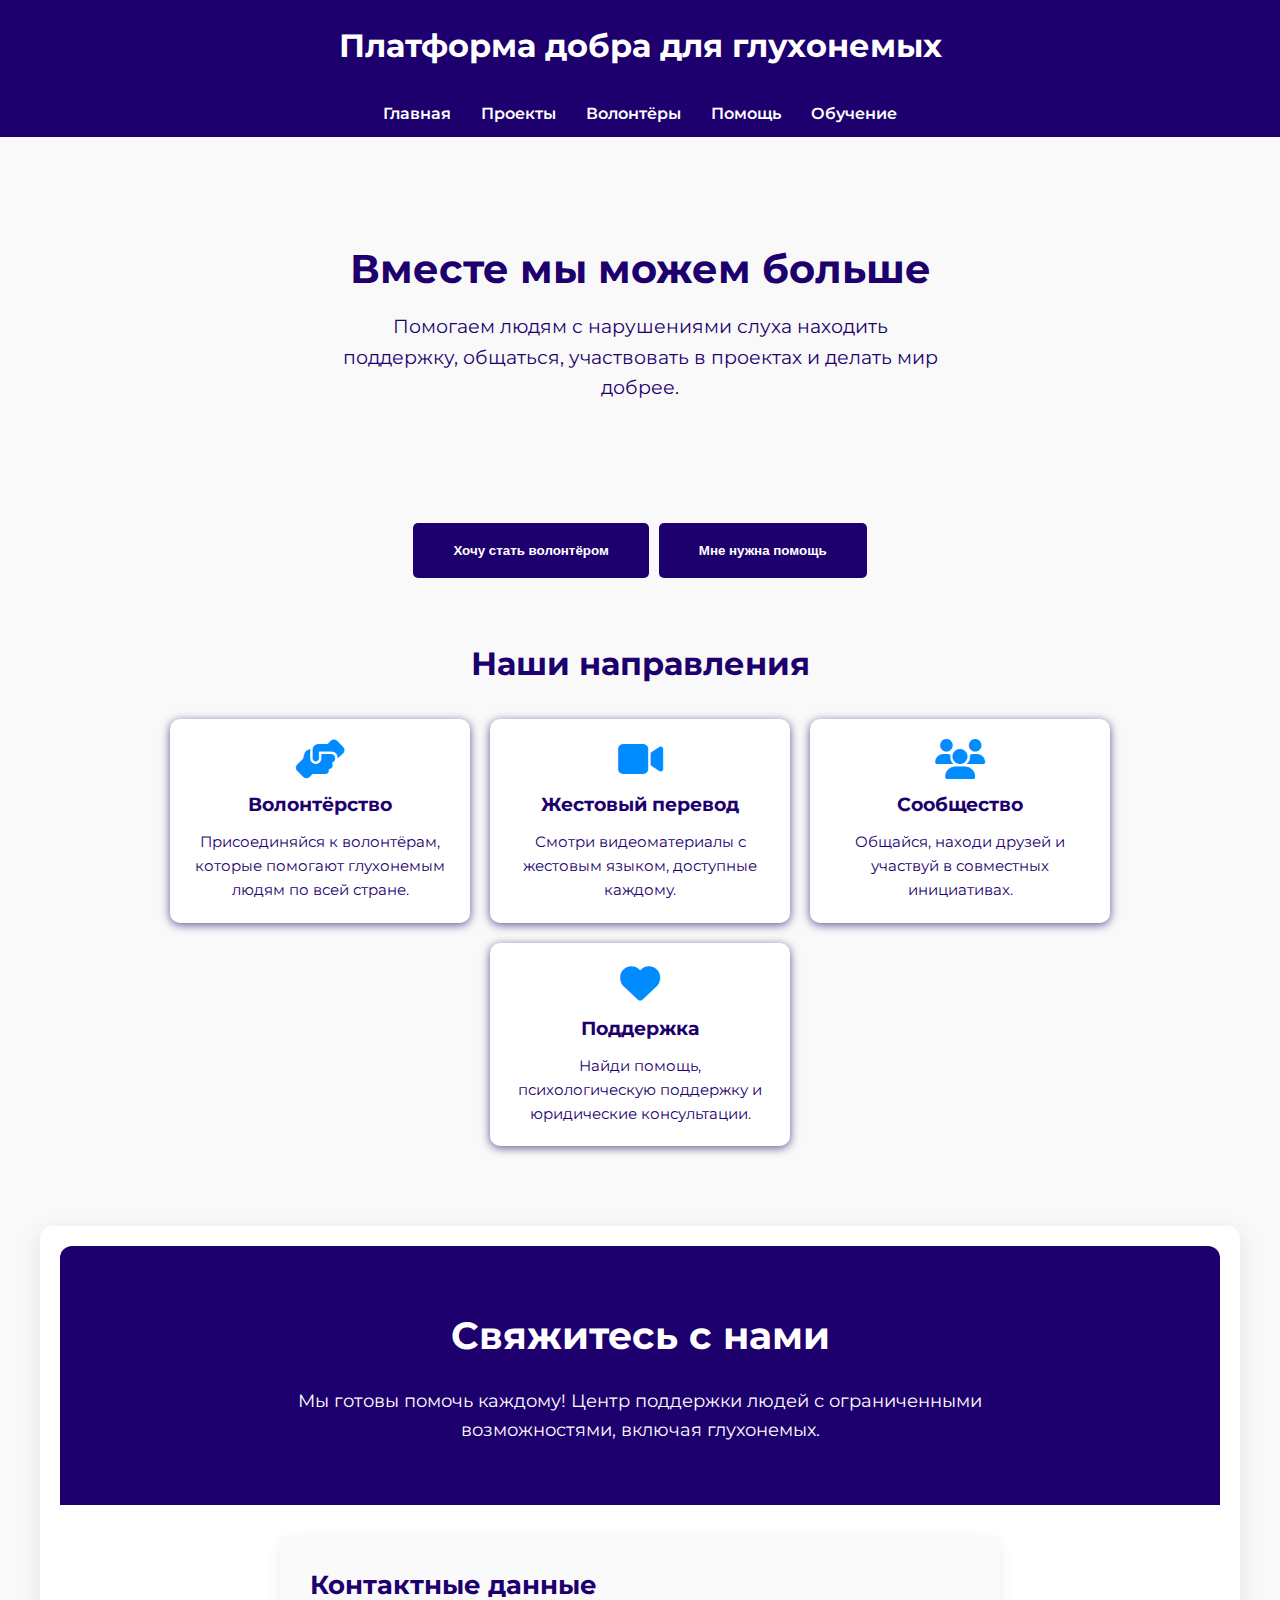
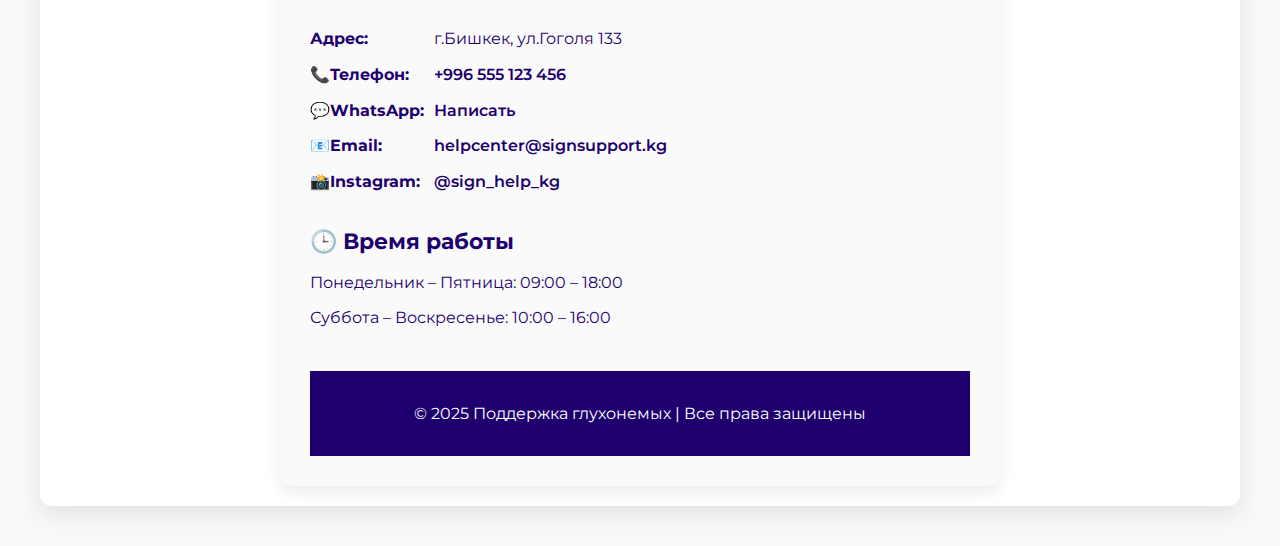
<file: src/index.html>
<!DOCTYPE html>
<html lang="ru">
<head>
  <meta charset="UTF-8" />
  <meta name="viewport" content="width=device-width, initial-scale=1.0"/>
  <title>Платформа добра для глухонемых</title>
  <link href="https://fonts.googleapis.com/css2?family=Montserrat:wght@400;700&display=swap" rel="stylesheet">
  <link rel="stylesheet" href="https://cdnjs.cloudflare.com/ajax/libs/font-awesome/6.5.0/css/all.min.css">

  <style>
    * {
      box-sizing: border-box;
      margin: 0;
      padding: 0;
    }

    body {
      font-family: 'Montserrat', sans-serif;
      background-color: #f9f9f9;
      color: rgb(29, 0, 110);
      line-height: 1.6;
    }

    header {
      background-color: rgb(29, 0, 110);
      padding: 20px;
      color: white;
      text-align: center;
    }

    header h1 {
      font-size: 2rem;
    }

    nav {
      background-color: rgb(29, 0, 110);
      display: flex;
      justify-content: center;
      flex-wrap: wrap;
      padding: 10px 0;
    }

    nav a {
      color: white;
      margin: 0 15px;
      text-decoration: none;
      font-weight: 600;
    }

    nav a:hover {
      text-decoration: underline;
    }

    .hero {
      background: url('https://images.unsplash.com/photo-1589820296151-d0b71b4a3e4d?ixlib=rb-4.0.3&auto=format&fit=crop&w=1470&q=80') center/cover no-repeat;
      color: rgb(29, 0, 110);
      text-align: center;
      padding: 100px 20px;
    }

    .hero h2 {
      font-size: 2.5rem;
      margin-bottom: 10px;
    }

    .hero p {
      font-size: 1.2rem;
      max-width: 600px;
      margin: 0 auto;
    }

    .header-buttons {
      display: flex;
      justify-content: center;
      gap: 10px;
      flex-wrap: wrap;
      margin: 20px 0;
    }

    .header-button {
      background-color: #1d006e;
      color: white;
      font-weight: 600;
      padding: 10px 20px;
      border: none;
      border-radius: 5px;
      cursor: pointer;
      transition: background-color 0.3s ease;
    }

    .header-button:hover {
      background-color: #0890a9;
    }
    .header-button a {
  display: inline-block;
  background-color: #1d006e;
  color: white;
  font-weight: 600;
  padding: 10px 20px;
  border-radius: 5px;
  text-decoration: none;
  transition: background-color 0.3s ease;
}

.header-button a:hover {
  background-color: #0890a9;
}

    .section {
      padding: 40px 20px;
      max-width: 1200px;
      margin: auto;
    }

    .section h3 {
      text-align: center;
      font-size: 2rem;
      margin-bottom: 30px;
    }

    .cards {
      display: flex;
      flex-wrap: wrap;
      gap: 20px;
      justify-content: center;
    }

    .card {
      background-color: white;
      border-radius: 10px;
      box-shadow: 0 2px 10px rgba(34, 0, 98, 0.671);
      padding: 20px;
      max-width: 300px;
      text-align: center;
      transition: transform 0.3s;
    }

    .card:hover {
      transform: translateY(-5px);
    }

    .card i {
      font-size: 40px;
      color: #008cff;
      margin-bottom: 10px;
    }

    .card h4 {
      font-size: 1.2rem;
      margin-bottom: 10px;
    }

    .card p {
      font-size: 0.95rem;
    }

    .contact-page {
      background-color: #fff;
      max-width: 1200px;
      margin: 40px auto;
      padding: 20px;
      border-radius: 12px;
      box-shadow: 0 8px 24px rgba(0, 0, 0, 0.1);
    }

    .contact-header {
      background-color: #1d006e;
      color: white;
      text-align: center;
      padding: 60px 20px;
      border-radius: 12px 12px 0 0;
    }

    .contact-header h1 {
      font-size: 38px;
      margin-bottom: 20px;
    }

    .contact-header p {
      font-size: 18px;
      max-width: 700px;
      margin: 0 auto;
    }

    .contact-content {
      display: flex;
      flex-direction: column;
      align-items: center;
      gap: 30px;
      margin-top: 30px;
    }

    .contact-info {
      background-color: #fafafa;
      padding: 30px;
      border-radius: 12px;
      box-shadow: 0 6px 16px rgba(0, 0, 0, 0.08);
      width: 100%;
      max-width: 720px;
    }
    .contact-info h2 {
      font-size: 26px;
      margin-bottom: 20px;
    }

    .contact-info p {
      margin: 10px 0;
    }

    .contact-info p strong {
      display: inline-block;
      min-width: 120px;
    }

    .contact-info a {
      color: #1d006e;
      font-weight: 600;
      text-decoration: none;
    }
    .contact-info a:hover {
      text-decoration: underline;
    }

    .working-hours {
      margin-top: 30px;
    }

    .working-hours h3 {
      font-size: 22px;
      margin-bottom: 10px;
    }

    .contact-map iframe {
      width: 100%;
      height: 450px;
      border: none;
      border-radius: 12px;
      margin-top: 20px;
    }

    .contact-footer {
      background-color: #1d006e;
      color: white;
      text-align: center;
      padding: 20px;
      border-radius: 0 0 12px 12px;
      margin-top: 40px;
    }

    footer {
      background-color: rgb(29, 0, 110);
      color: white;
      text-align: center;
      padding: 20px;
      margin-top: 40px;
    }

    @media (max-width: 768px) {
      .hero h2 {
        font-size: 2rem;
      }

      .cards {
        flex-direction: column;
        align-items: center;
      }

      .contact-header h1 {
        font-size: 28px;
      }

      .contact-header p,
      .contact-info p {
        font-size: 15px;
      }

      .contact-map iframe {
        height: 300px;
      }
    }

    @media (prefers-color-scheme: dark) {
      body {
        background-color: #fbf9f9;
        
      }

      .contact-page,
      .contact-info {
        background-color: #fdfbfb;
      }

      .contact-header,
      .contact-footer {
        background-color: 1d006e;
      }

      .contact-info a {
        color: 1d006e;
      }

      .contact-info a:hover {
        color: #dabfff;
      }
    }
  </style>
</head>

<body>

  <header>
    <h1>Платформа добра для глухонемых</h1>
  </header>

  <nav>
    <a href="home.html">Главная</a>
    <a href="products.html">Проекты</a>
    <a href="volunteer.html">Волонтёры</a>
    <a href="donate.html">Помощь</a>
    <a href="Education.html">Обучение</a>
  </nav>

  <section class="hero">
    <h2>Вместе мы можем больше</h2>
    <p>Помогаем людям с нарушениями слуха находить поддержку, общаться, участвовать в проектах и делать мир добрее.</p>
  </section>

  <div class="header-buttons">
    <button class="header-button volunteer"><a href="volun.html">Хочу стать волонтёром</a></button>
    <button class="header-button help"><a href="volon.html">Мне нужна помощь</a></button>
  </div>

  <section class="section">
    <h3>Наши направления</h3>
    <div class="cards">
      <div class="card">
        <i class="fas fa-hands-helping"></i>
        <h4>Волонтёрство</h4>
        <p>Присоединяйся к волонтёрам, которые помогают глухонемым людям по всей стране.</p>
      </div>
      <div class="card">
        <i class="fas fa-video"></i>
        <h4>Жестовый перевод</h4>
        <p>Смотри видеоматериалы с жестовым языком, доступные каждому.</p>
      </div>
      <div class="card">
        <i class="fas fa-users"></i>
        <h4>Сообщество</h4>
        <p>Общайся, находи друзей и участвуй в совместных инициативах.</p>
      </div>
      <div class="card">
        <i class="fas fa-heart"></i>
        <h4>Поддержка</h4>
        <p>Найди помощь, психологическую поддержку и юридические консультации.</p>  
      </div>
    </div>
  </section>

  <div class="contact-page">
    <header class="contact-header">
      <h1>Свяжитесь с нами</h1>
      <p>Мы готовы помочь каждому! Центр поддержки людей с ограниченными возможностями, включая глухонемых.</p>
    </header>
    <div class="contact-content">
      <section class="contact-info">
        <h2>Контактные данные</h2>
        <p><strong>Адрес:</strong> г.Бишкек, ул.Гоголя 133</p>
        <p><strong>📞Телефон:</strong> <a href="tel:+996555123456">+996 555 123 456</a></p>
        <p><strong>💬WhatsApp:</strong> <a href="https://wa.me/996555123456" target="_blank">Написать</a></p>
        <p><strong>📧Email:</strong> <a href="mailto:helpcenter@signsupport.kg">helpcenter@signsupport.kg</a></p>
        <p><strong>📸Instagram:</strong> <a href="https://instagram.com/sign_help_kg" target="_blank">@sign_help_kg</a></p>

        <div class="working-hours">
          <h3>🕒 Время работы</h3>
          <p>Понедельник – Пятница: 09:00 – 18:00</p>
          <p>Суббота – Воскресенье: 10:00 – 16:00</p>
        </div>
        <footer class="learning-footer">
          <p>© 2025 Поддержка глухонемых | Все права защищены</p>
        </footer>
      </section>
</file>
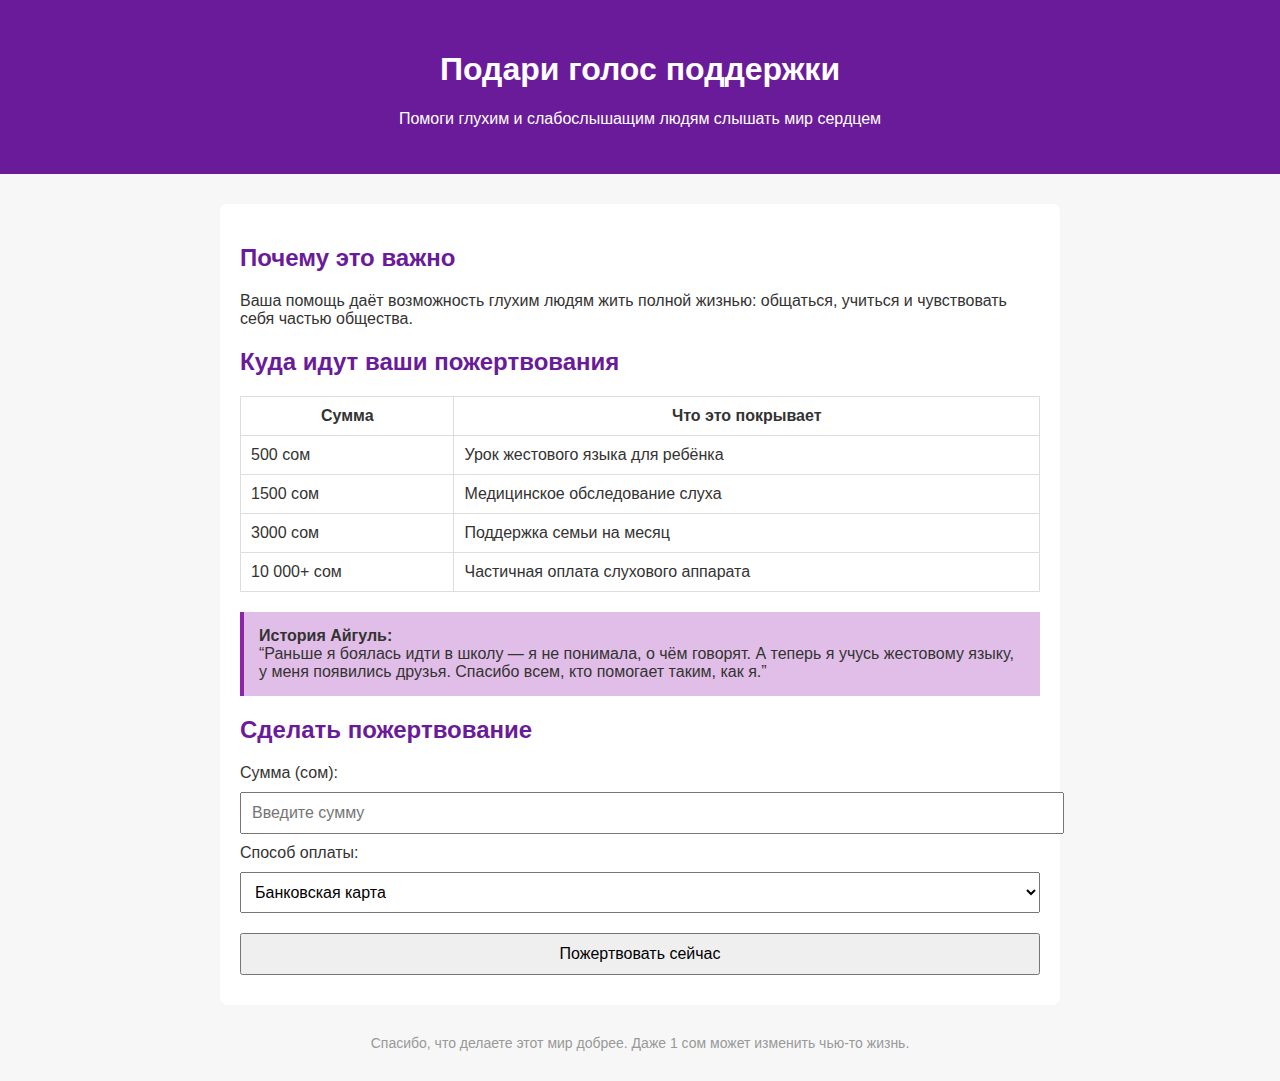
<file: donate.html>
<!DOCTYPE html>
<html lang="ru">
<head>
  <meta charset="UTF-8">
  <meta name="viewport" content="width=device-width, initial-scale=1">
  <title>Пожертвование для глухих</title>
  <style>
    body {
      font-family: 'Arial', sans-serif;
      margin: 0;
      padding: 0;
      background: #f7f7f7;
      color: #333;
    }
    header {
      background-color: #6a1b9a;
      color: white;
      padding: 30px 20px;
      text-align: center;
    }
    main {
      max-width: 800px;
      margin: 30px auto;
      padding: 20px;
      background-color: white;
      border-radius: 8px;
    }
    h2 {
      color: #6a1b9a;
    }
    .donation-table {
      width: 100%;
      border-collapse: collapse;
      margin: 20px 0;
    }
    .donation-table th, .donation-table td {
      border: 1px solid #ddd;
      padding: 10px;
    }
    .donation-form {
      margin-top: 20px;
    }
    .donation-form input, .donation-form select, .donation-form button {
      width: 100%;
      padding: 10px;
      margin: 10px 0;
      font-size: 16px;
    }
    .highlight {
      background: #e1bee7;
      padding: 15px;
      border-left: 4px solid #8e24aa;
      margin: 20px 0;
    }
    footer {
      text-align: center;
      font-size: 14px;
      color: #999;
      margin: 30px 0;
    }
  </style>
</head>
<body>

  <header>
    <h1>Подари голос поддержки</h1>
    <p>Помоги глухим и слабослышащим людям слышать мир сердцем</p>
  </header>

  <main>
    <h2>Почему это важно</h2>
    <p>Ваша помощь даёт возможность глухим людям жить полной жизнью: общаться, учиться и чувствовать себя частью общества.</p>

    <h2>Куда идут ваши пожертвования</h2>
    <table class="donation-table">
      <tr>
        <th>Сумма</th>
        <th>Что это покрывает</th>
      </tr>
      <tr>
        <td>500 сом</td>
        <td>Урок жестового языка для ребёнка</td>
      </tr>
      <tr>
        <td>1500 сом</td>
        <td>Медицинское обследование слуха</td>
      </tr>
      <tr>
        <td>3000 сом</td>
        <td>Поддержка семьи на месяц</td>
      </tr>
      <tr>
        <td>10 000+ сом</td>
        <td>Частичная оплата слухового аппарата</td>
      </tr>
    </table>

    <div class="highlight">
      <strong>История Айгуль:</strong><br>
      “Раньше я боялась идти в школу — я не понимала, о чём говорят. А теперь я учусь жестовому языку, у меня появились друзья. Спасибо всем, кто помогает таким, как я.”
    </div>

    <h2>Сделать пожертвование</h2>
    <form class="donation-form">
      <label for="amount">Сумма (сом):</label>
      <input type="number" id="amount" name="amount" placeholder="Введите сумму" required>

      <label for="payment">Способ оплаты:</label>
      <select id="payment" name="payment">
        <option>Банковская карта</option>
        <option>Электронный кошелёк</option>
        <option>PayPal</option>
        <option>Мобильный платёж</option>
      </select>

      <button type="submit">Пожертвовать сейчас</button>
    </form>
  </main>

  <footer>
    Спасибо, что делаете этот мир добрее. Даже 1 сом может изменить чью-то жизнь.
  </footer>

</body>
</html>
</file>
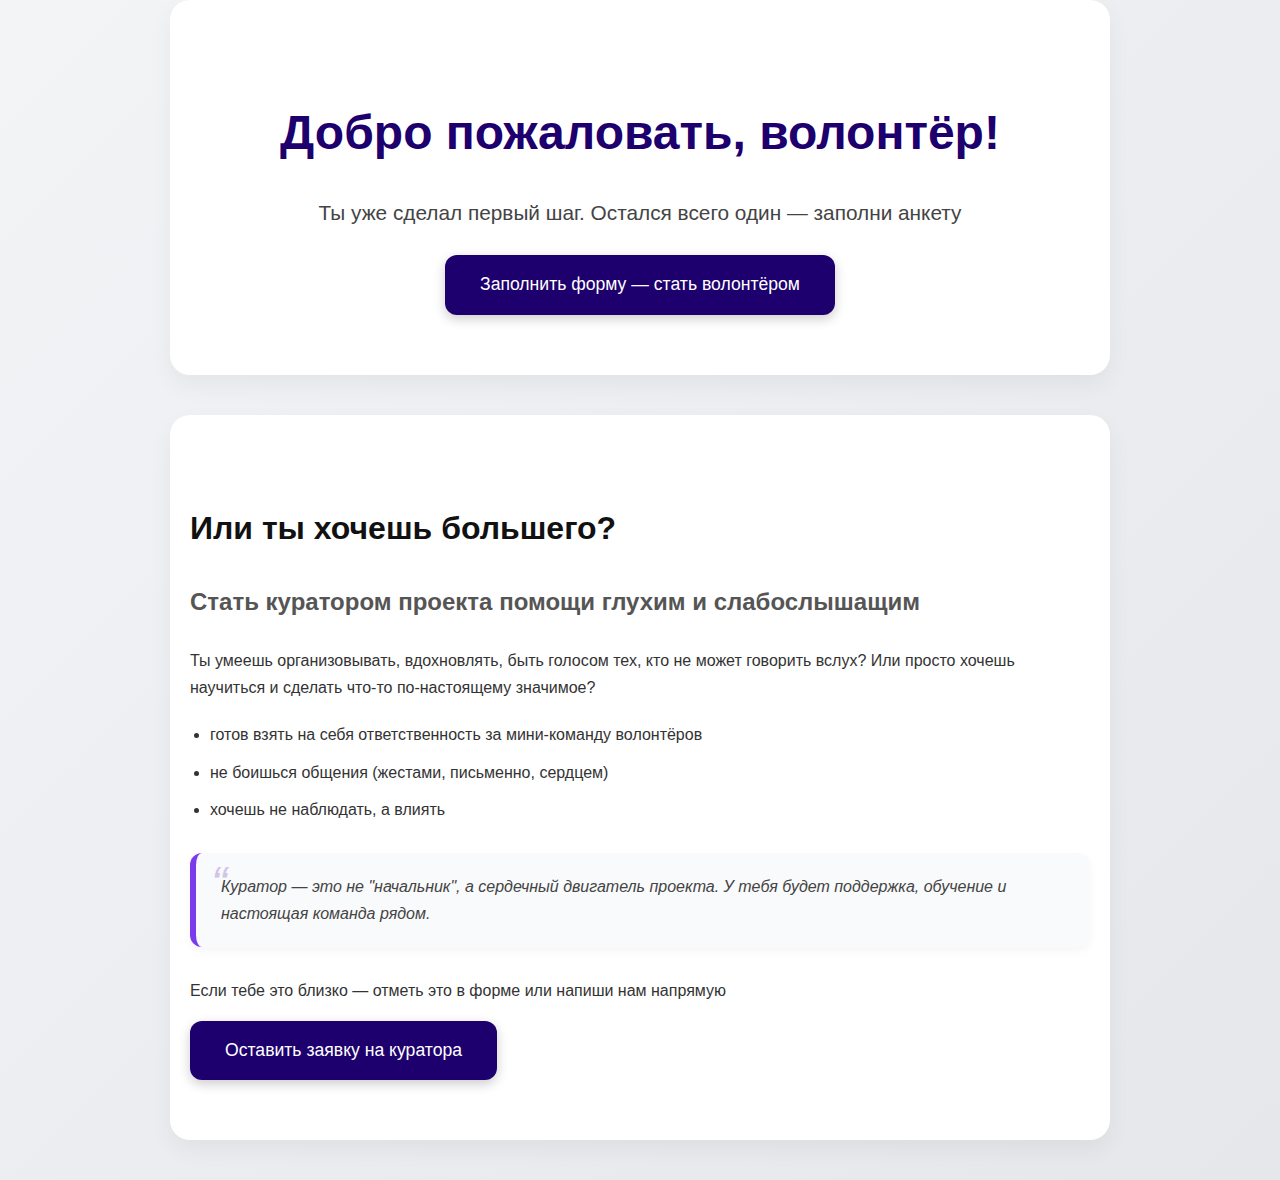
<file: volunteer.html>
<!DOCTYPE html>
<html lang="en">
<head>
  <meta charset="UTF-8">
  <meta name="viewport" content="width=device-width, initial-scale=1.0">
  <title>Techno-Girls</title>
  <style>
    body {
      margin: 0;
      padding: 0;
      font-family: 'Segoe UI', 'Arial', sans-serif;
      background: linear-gradient(135deg, #f3f4f6, #e5e7eb);
      color: #333;
      line-height: 1.7;
    }

    section {
      padding: 60px 20px;
      max-width: 900px;
      margin: auto;
      background: white;
      border-radius: 20px;
      box-shadow: 0 10px 25px rgba(0, 0, 0, 0.05);
      margin-bottom: 40px;
      transition: transform 0.3s ease;
    }

    section:hover {
      transform: scale(1.01);
    }

    .hero {
      text-align: center;
    }

    .hero h1 {
      font-size: 3em;
      margin-bottom: 15px;
      color: rgb(29, 0, 110);
    }

    .hero p {
      font-size: 1.3em;
      color: #444;
      margin-bottom: 25px;
    }

    .btn {
      padding: 15px 35px;
      font-size: 1.1em;
      background-color: rgb(29, 0, 110);
      color: white;
      border: none;
      border-radius: 12px;
      text-decoration: none;
      display: inline-block;
      box-shadow: 0 4px 12px rgba(0,0,0,0.2);
      transition: background 0.3s ease, transform 0.2s ease;
    }

    .btn:hover {
      background-color: #cb00e6;
      transform: translateY(-2px);
    }

    .btn-alt {
      background-color: #c155ff;
    }

    .btn-alt:hover {
      background-color: #8840e6;
    }

    .alt-option h2 {
      font-size: 2em;
      color: #111111;
    }

    .alt-option h3 {
      font-size: 1.5em;
      color: #555;
      margin-top: 10px;
    }

    .alt-option ul {
      margin-top: 20px;
      padding-left: 20px;
    }

    .alt-option ul li {
      margin-bottom: 10px;
    }

    blockquote {
      background-color: #f9fafb; 
      border-left: 6px solid #7c3aed; 
      padding: 20px 25px;
      font-style: italic;
      color: #444;
      margin: 30px 0;
      border-radius: 12px;
      box-shadow: 0 4px 10px rgba(0, 0, 0, 0.04);
      position: relative;
    }

    blockquote::before {
      content: '“';
      font-size: 3em;
      color: #d1c4e9;
      position: absolute;
      top: -10px;
      left: 15px;
    }
  </style>
</head>
<body>

  <section class="hero">
    <h1>Добро пожаловать, волонтёр!</h1>
    <p>Ты уже сделал первый шаг. Остался всего один — заполни анкету </p>
    <a href="https://docs.google.com/forms/d/e/1FAIpQLScbbXX6ixOOXsjgIYDYyL_uqCsI6Iqt81oIV4d9nBu6inm54Q/viewform?usp=header" class="btn" target="_blank">
      Заполнить форму — стать волонтёром
    </a>
  </section>

  <section class="alt-option">
    <h2> Или ты хочешь большего?</h2>
    <h3> Стать куратором проекта помощи глухим и слабослышащим</h3>
    <p>
      Ты умеешь организовывать, вдохновлять, быть голосом тех, кто не может говорить вслух?  
      Или просто хочешь научиться и сделать что-то по-настоящему значимое?
    </p>
    <ul>
      <li>готов взять на себя ответственность за мини-команду волонтёров</li>
      <li>не боишься общения (жестами, письменно, сердцем)</li>
      <li>хочешь не наблюдать, а влиять</li>
    </ul>
    <blockquote>
      Куратор — это не "начальник", а сердечный двигатель проекта.  
      У тебя будет поддержка, обучение и настоящая команда рядом.
    </blockquote>
    <p>Если тебе это близко — отметь это в форме или напиши нам напрямую </p>
    <a href="https://docs.google.com/forms/d/e/1FAIpQLSe_Cylnlx2VEAHYzt2Y637cVNy9gm7-KrwOosyXKL8yZo89zQ/viewform?usp=header" class="btn" target="_blank">
      Оставить заявку на куратора
    </a>
  </section>

</body>
</html>
</file>
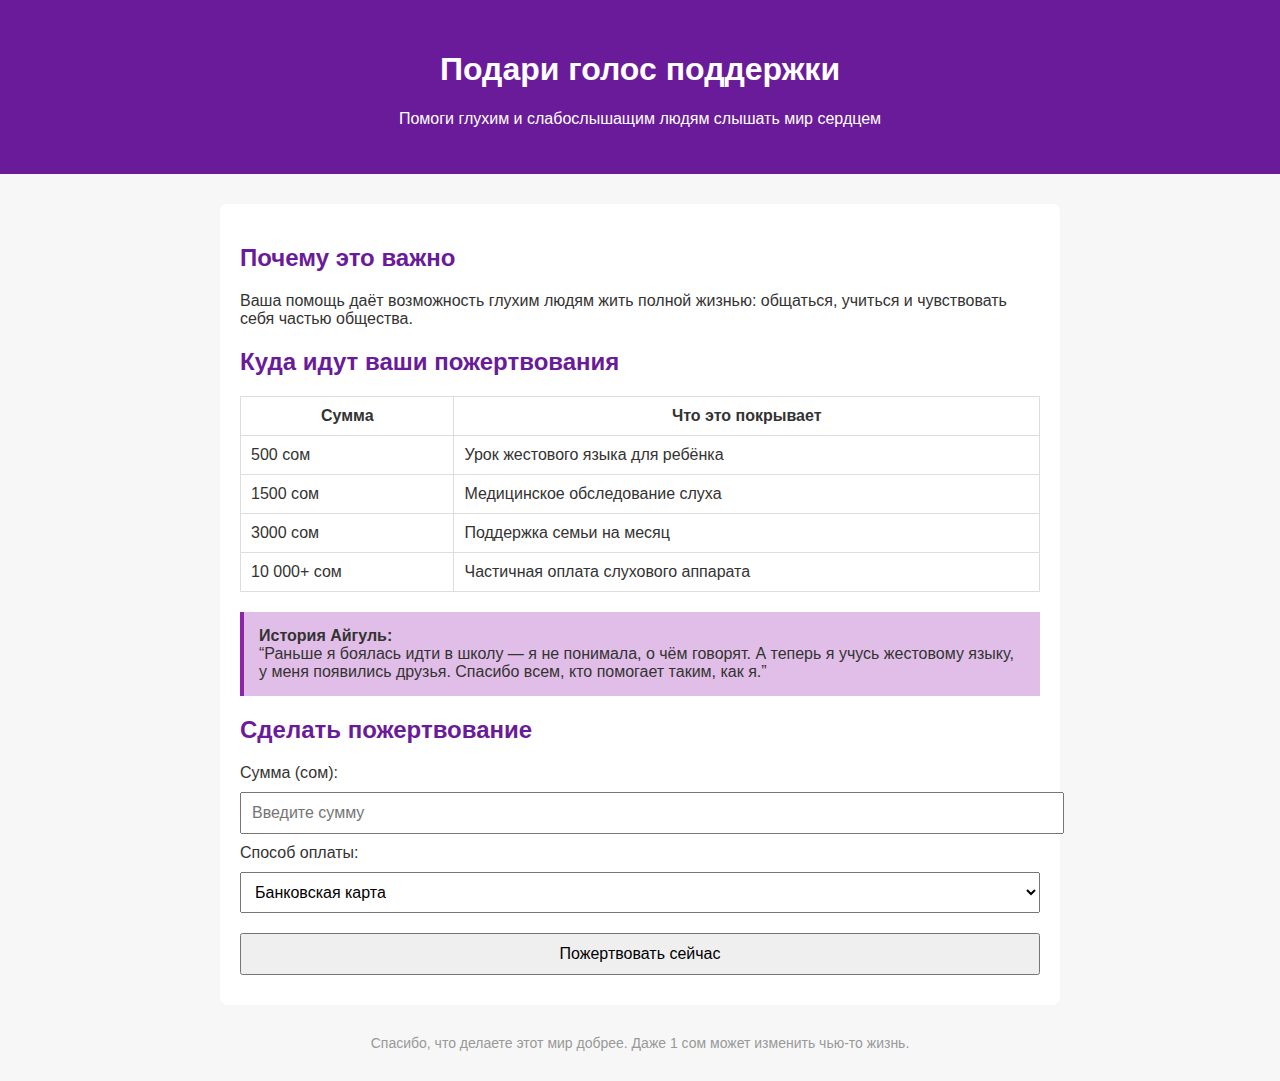
<file: src/donate.html>
<!DOCTYPE html>
<html lang="ru">
<head>
  <meta charset="UTF-8">
  <meta name="viewport" content="width=device-width, initial-scale=1">
  <title>Пожертвование для глухих</title>
  <style>
    body {
      font-family: 'Arial', sans-serif;
      margin: 0;
      padding: 0;
      background: #f7f7f7;
      color: #333;
    }
    header {
      background-color: #6a1b9a;
      color: white;
      padding: 30px 20px;
      text-align: center;
    }
    main {
      max-width: 800px;
      margin: 30px auto;
      padding: 20px;
      background-color: white;
      border-radius: 8px;
    }
    h2 {
      color: #6a1b9a;
    }
    .donation-table {
      width: 100%;
      border-collapse: collapse;
      margin: 20px 0;
    }
    .donation-table th, .donation-table td {
      border: 1px solid #ddd;
      padding: 10px;
    }
    .donation-form {
      margin-top: 20px;
    }
    .donation-form input, .donation-form select, .donation-form button {
      width: 100%;
      padding: 10px;
      margin: 10px 0;
      font-size: 16px;
    }
    .highlight {
      background: #e1bee7;
      padding: 15px;
      border-left: 4px solid #8e24aa;
      margin: 20px 0;
    }
    footer {
      text-align: center;
      font-size: 14px;
      color: #999;
      margin: 30px 0;
    }
  </style>
</head>
<body>

  <header>
    <h1>Подари голос поддержки</h1>
    <p>Помоги глухим и слабослышащим людям слышать мир сердцем</p>
  </header>

  <main>
    <h2>Почему это важно</h2>
    <p>Ваша помощь даёт возможность глухим людям жить полной жизнью: общаться, учиться и чувствовать себя частью общества.</p>

    <h2>Куда идут ваши пожертвования</h2>
    <table class="donation-table">
      <tr>
        <th>Сумма</th>
        <th>Что это покрывает</th>
      </tr>
      <tr>
        <td>500 сом</td>
        <td>Урок жестового языка для ребёнка</td>
      </tr>
      <tr>
        <td>1500 сом</td>
        <td>Медицинское обследование слуха</td>
      </tr>
      <tr>
        <td>3000 сом</td>
        <td>Поддержка семьи на месяц</td>
      </tr>
      <tr>
        <td>10 000+ сом</td>
        <td>Частичная оплата слухового аппарата</td>
      </tr>
    </table>

    <div class="highlight">
      <strong>История Айгуль:</strong><br>
      “Раньше я боялась идти в школу — я не понимала, о чём говорят. А теперь я учусь жестовому языку, у меня появились друзья. Спасибо всем, кто помогает таким, как я.”
    </div>

    <h2>Сделать пожертвование</h2>
    <form class="donation-form">
      <label for="amount">Сумма (сом):</label>
      <input type="number" id="amount" name="amount" placeholder="Введите сумму" required>

      <label for="payment">Способ оплаты:</label>
      <select id="payment" name="payment">
        <option>Банковская карта</option>
        <option>Электронный кошелёк</option>
        <option>PayPal</option>
        <option>Мобильный платёж</option>
      </select>

      <button type="submit">Пожертвовать сейчас</button>
    </form>
  </main>

  <footer>
    Спасибо, что делаете этот мир добрее. Даже 1 сом может изменить чью-то жизнь.
  </footer>

</body>
</html>
</file>
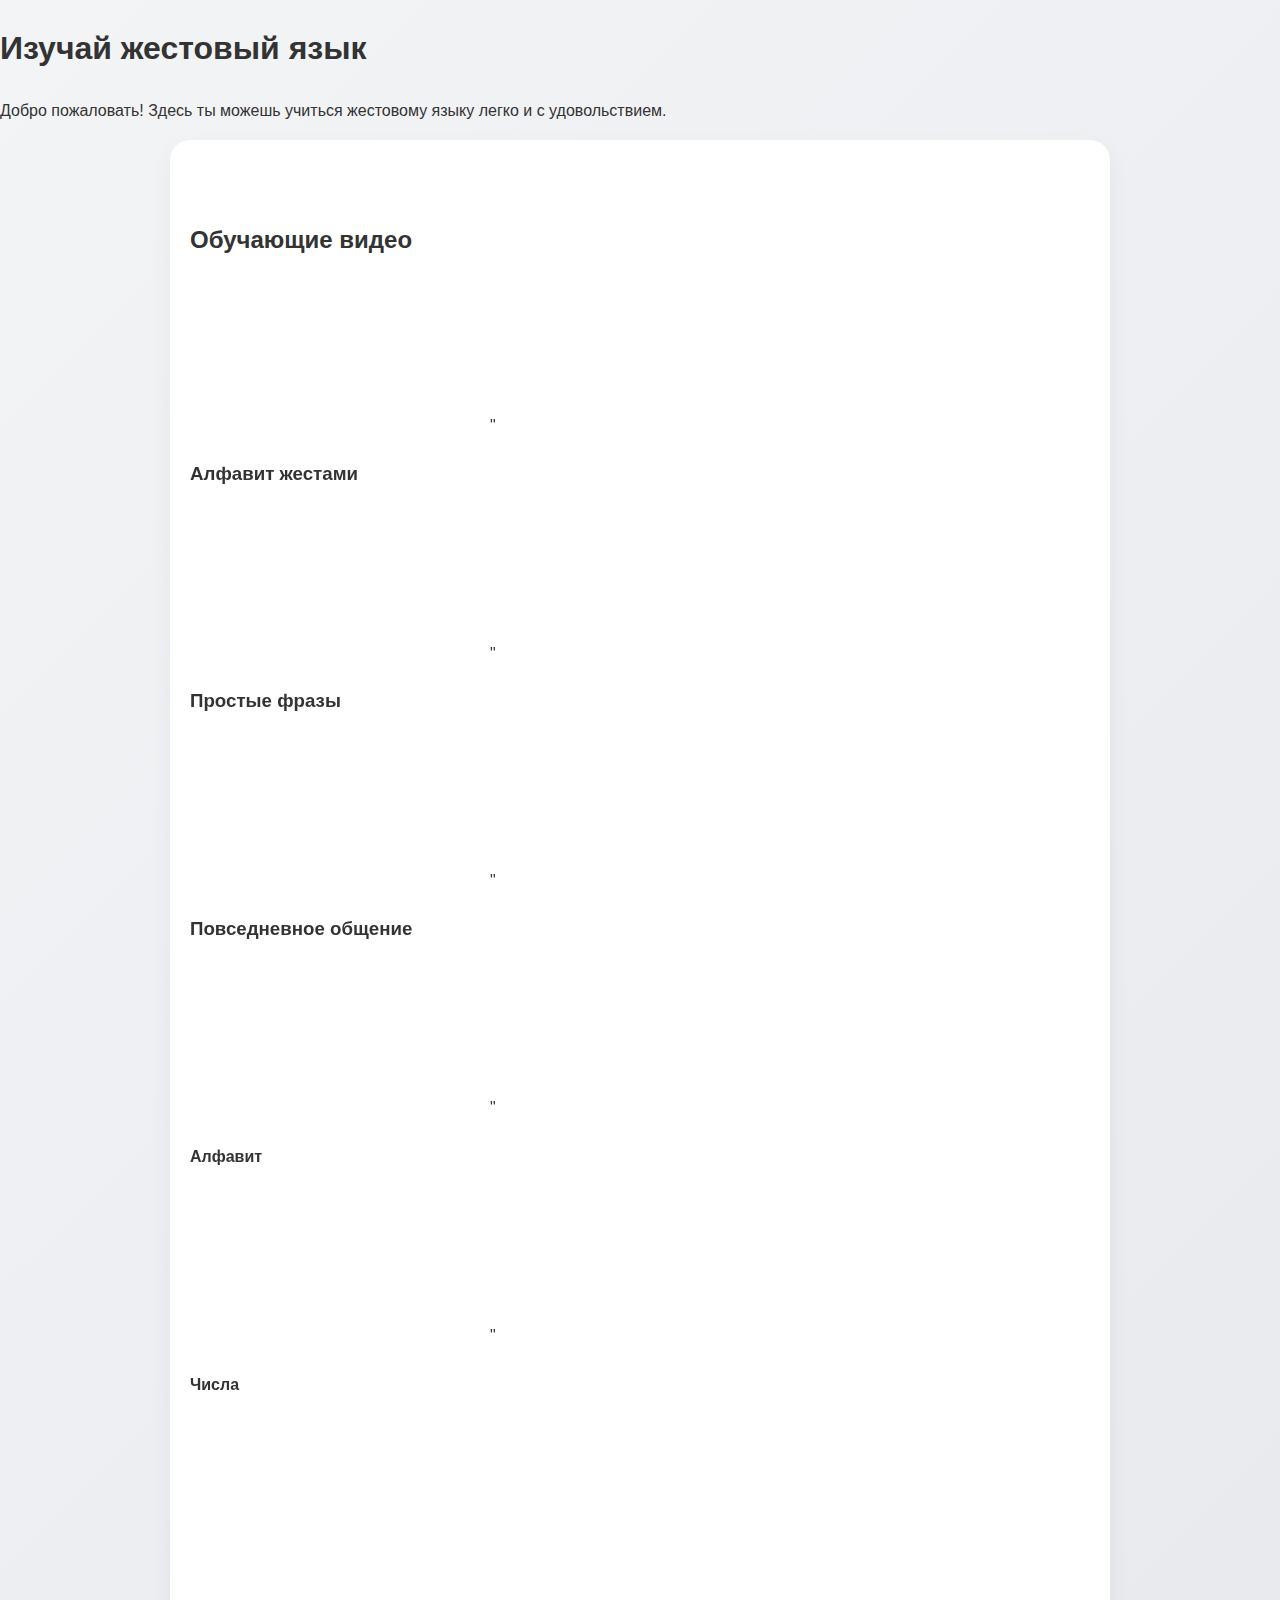
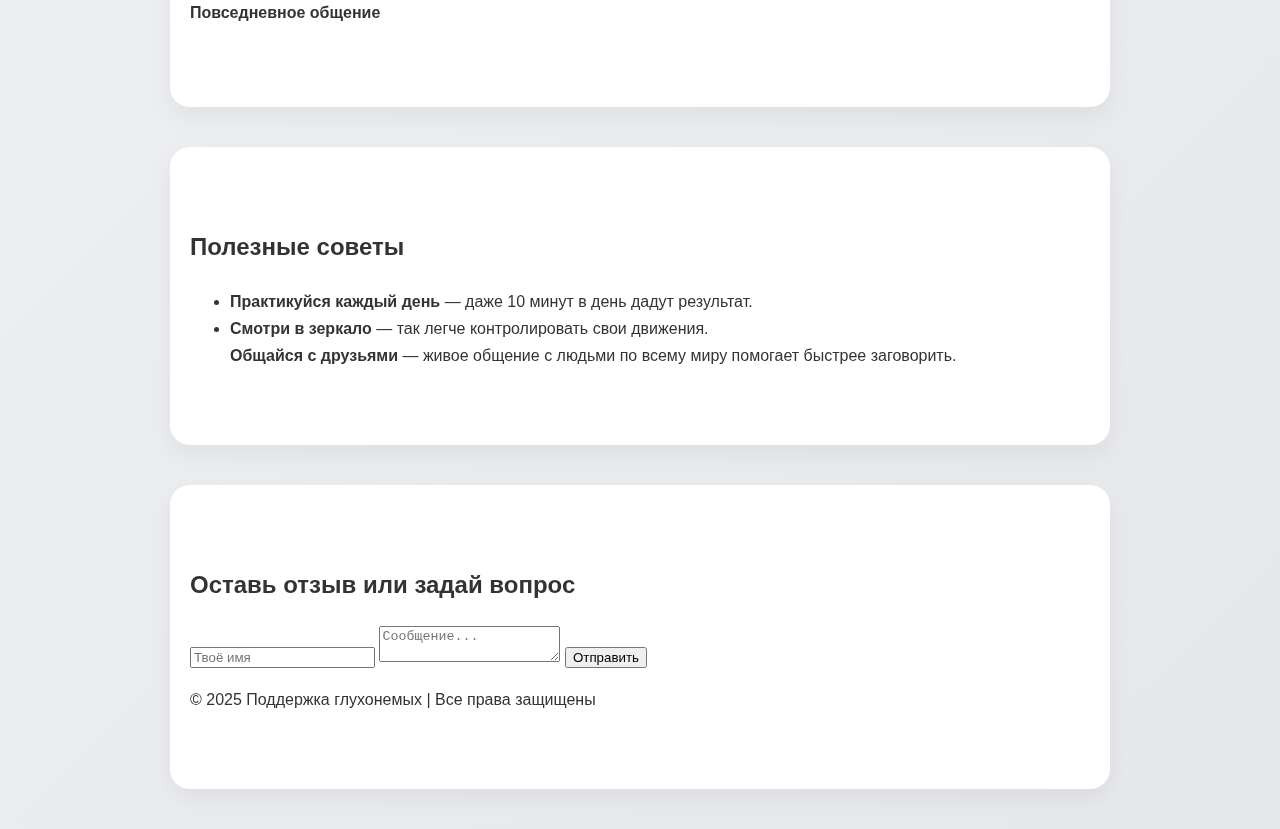
<file: src/Education.html>
<!DOCTYPE html>
<html lang="ru">
<head>
  <meta charset="UTF-8" />
  <meta name="viewport" content="width=device-width, initial-scale=1.0"/>
  <title>Обучение жестовому языку</title>
  <link rel="stylesheet" href="style.css" />
</head>
<body>
  <div class="learning-page">
    <header class="learning-header">
      <h1>Изучай жестовый язык</h1>
      <p>Добро пожаловать! Здесь ты можешь учиться жестовому языку легко и с удовольствием.</p>
    </header>

    <section class="video-section">
      <h2>Обучающие видео</h2>
      <div class="videos-grid">
        <div class="video-card">
          <iframe src="https://www.youtube.com/embed/jtbwEalS0CE?si=7JRvYGiYgrPUlq-L" title="YouTube video player" frameborder="0" allow="accelerometer; autoplay; clipboard-write; encrypted-media; gyroscope; picture-in-picture; web-share" referrerpolicy="strict-origin-when-cross-origin" allowfullscreen></iframe>" 
          <h3>Алфавит жестами</h3>
        </div>
        <div class="video-card">
          <iframe src="https://www.youtube.com/embed/fotbHsZdw4Y?si=2Ut02sPQ0GMmdA2W" title="YouTube video player" frameborder="0" allow="accelerometer; autoplay; clipboard-write; encrypted-media; gyroscope; picture-in-picture; web-share" referrerpolicy="strict-origin-when-cross-origin" allowfullscreen></iframe>" 
          <h3>Простые фразы</h3>
        </div>
        <div class="video-card">
          <iframe src="https://www.youtube.com/embed/jgNex8M_tKI?si=DO9erAt3SrhSnlWI" title="YouTube video player" frameborder="0" allow="accelerometer; autoplay; clipboard-write; encrypted-media; gyroscope; picture-in-picture; web-share" referrerpolicy="strict-origin-when-cross-origin" allowfullscreen></iframe>" 
          <h3>Повседневное общение</h3>
        </div>
        <div class="video-card">
          <iframe src="https://www.youtube.com/embed/jtbwEalS0CE?si=W4XaXYFREl8a8YIJ" title="YouTube video player" frameborder="0" allow="accelerometer; autoplay; clipboard-write; encrypted-media; gyroscope; picture-in-picture; web-share" referrerpolicy="strict-origin-when-cross-origin" allowfullscreen></iframe>" 
       <h4>Алфавит</h4>
        </div>
        <div class="video-card">
          <iframe src="https://www.youtube.com/embed/l4VmBNIVpfE?si=nOMwKM74YGTUyJuw" title="YouTube video player" frameborder="0" allow="accelerometer; autoplay; clipboard-write; encrypted-media; gyroscope; picture-in-picture; web-share" referrerpolicy="strict-origin-when-cross-origin" allowfullscreen></iframe>" 
       <h4>Числа</h4>
        </div>
        <div class="video-card">
          <iframe src="https://www.youtube.com/embed/QXZcxF58EHs?si=vlkiTwbcQKohKEYG" title="YouTube video player" frameborder="0" allow="accelerometer; autoplay; clipboard-write; encrypted-media; gyroscope; picture-in-picture; web-share" referrerpolicy="strict-origin-when-cross-origin" allowfullscreen></iframe> 
       <h4>Повседневное общение</h4>
        </div>
      </div>
    </section>

    <section class="tips-section">
      <h2>Полезные советы</h2>
      <ul>
        <li><strong>Практикуйся каждый день</strong> — даже 10 минут в день дадут результат.</li>
        <li><strong>Смотри в зеркало</strong> — так легче контролировать свои движения.</li>
        <a href="https://www.speaky.com/" target="_blank" rel="noopener noreferrer" style="text-decoration: none; color: inherit;">
          <strong>Общайся с друзьями</strong> — живое общение с людьми по всему миру помогает быстрее заговорить.
        </a>
      </li>
      
      </ul>
    </section>
    <section class="feedback-section">
      <form id="feedbackForm">
      <h2>Оставь отзыв или задай вопрос</h2>
      <form>
        <input type="text" placeholder="Твоё имя" required>
        <textarea placeholder="Сообщение..." required></textarea>
        <button type="submit">Отправить</button>
        
        <div id="thankYouMessage" style="display: none;">
          <h3>Спасибо за ваш отзыв!</h3>
        </div>
    
        <footer class="learning-footer">
          <p>© 2025 Поддержка глухонемых | Все права защищены</p>
        </footer>
</file>
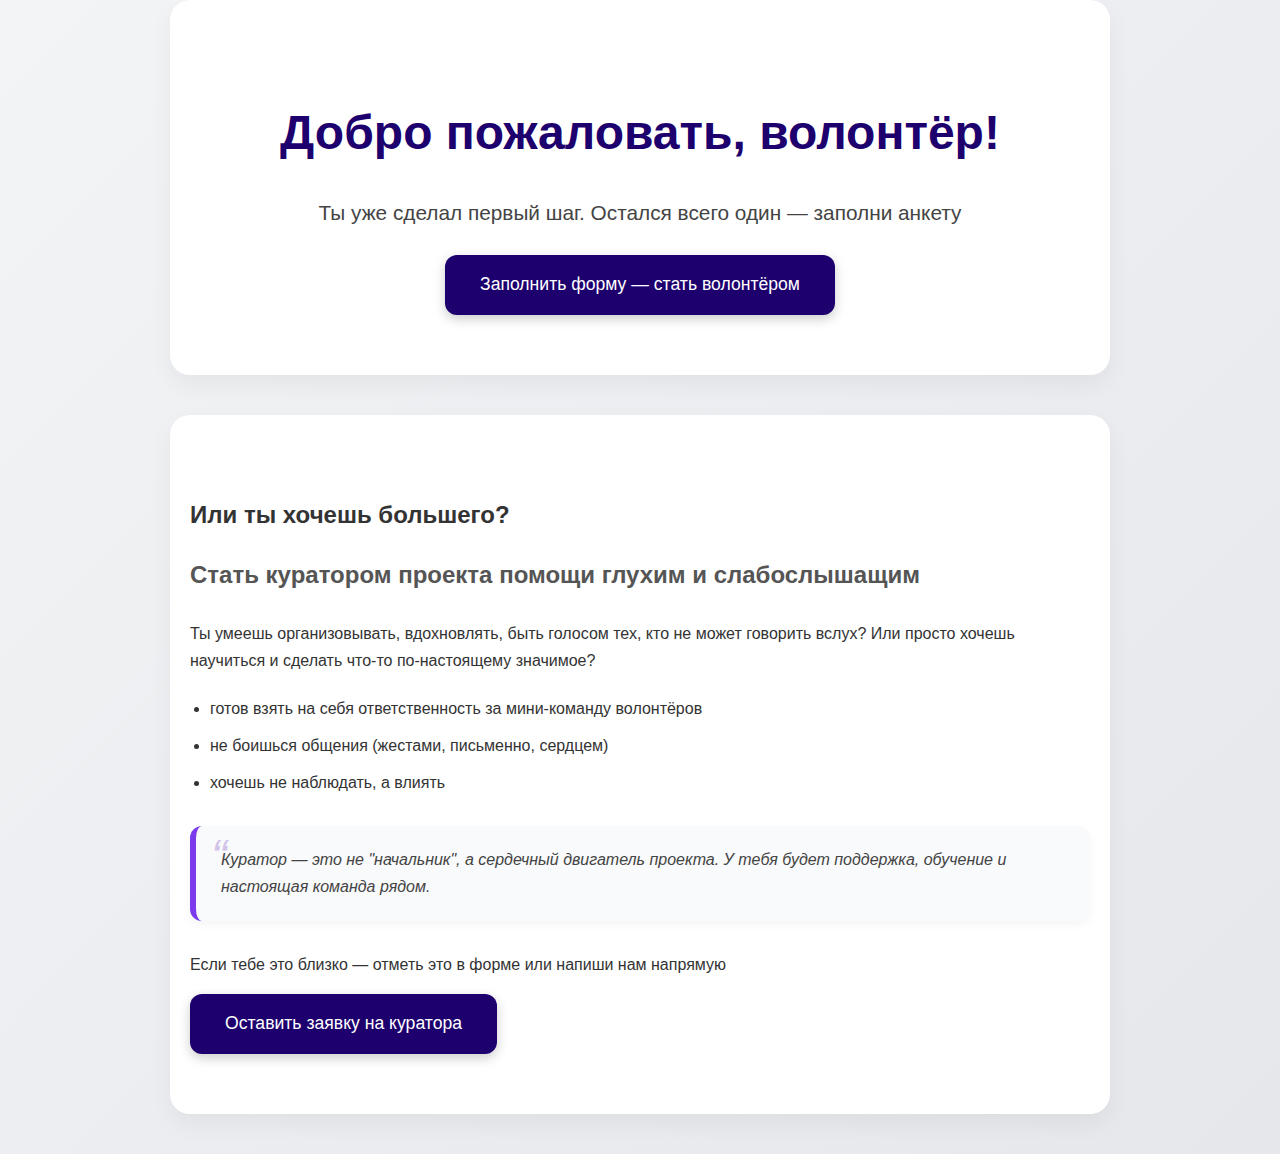
<file: src/volunteer.html>
<!DOCTYPE html>
<html lang="en">
<head>
    <meta charset="UTF-8">
    <meta name="viewport" content="width=device-width, initial-scale=1.0">
    <title>Document</title>
    <link rel="stylesheet" href="style.css">
</head>
<body>


  <section class="hero">
    <h1>Добро пожаловать, волонтёр!</h1>
    <p>Ты уже сделал первый шаг. Остался всего один — заполни анкету </p>
    <a href="https://docs.google.com/forms/d/e/1FAIpQLScbbXX6ixOOXsjgIYDYyL_uqCsI6Iqt81oIV4d9nBu6inm54Q/viewform?usp=header" class="btn" target="_blank">
      Заполнить форму — стать волонтёром
    </a>
  </section>

  <section class="alt-option">
    <h2> Или ты хочешь большего?</h2>
    <h3> Стать куратором проекта помощи глухим и слабослышащим</h3>
    <p>
      Ты умеешь организовывать, вдохновлять, быть голосом тех, кто не может говорить вслух?  
      Или просто хочешь научиться и сделать что-то по-настоящему значимое?
    </p>
    <ul>
      <li>готов взять на себя ответственность за мини-команду волонтёров</li>
      <li>не боишься общения (жестами, письменно, сердцем)</li>
      <li>хочешь не наблюдать, а влиять</li>
    </ul>
    <blockquote>
      Куратор — это не "начальник", а сердечный двигатель проекта.  
      У тебя будет поддержка, обучение и настоящая команда рядом.
    </blockquote>
    <p>Если тебе это близко — отметь это в форме или напиши нам напрямую </p>
    <a href="https://docs.google.com/forms/d/e/1FAIpQLSe_Cylnlx2VEAHYzt2Y637cVNy9gm7-KrwOosyXKL8yZo89zQ/viewform?usp=header" class="btn" target="_blank">
        Оставить заявку на куратора
      </a>
    
  </section>

</body>
</html>

</body>
</html>
</file>
<file: src/style.css>
body {
    margin: 0;
    padding: 0;
    font-family: 'Segoe UI', 'Arial', sans-serif;
    background: linear-gradient(135deg, #f3f4f6, #e5e7eb);;
    color: #333;
    line-height: 1.7;
  }
  
  section {
    padding: 60px 20px;
    max-width: 900px;
    margin: auto;
    background: white;
    border-radius: 20px;
    box-shadow: 0 10px 25px rgba(0, 0, 0, 0.05);
    margin-bottom: 40px;
    transition: transform 0.3s ease;
  }
  
  section:hover {
    transform: scale(1.01);
  }
  
  
  .hero {
    text-align: center;
  }
  
  .hero h1 {
    font-size: 3em;
    margin-bottom: 15px;
    color: rgb(29, 0, 110);
  }
  
  .hero p {
    font-size: 1.3em;
    color: #444;
    margin-bottom: 25px;
  }
  
  
  .btn {
    padding: 15px 35px;
    font-size: 1.1em;
    background-color: rgb(29, 0, 110);
    color: white;
    border: none;
    border-radius: 12px;
    text-decoration: none;
    display: inline-block;
    box-shadow: 0 4px 12px rgba(0,0,0,0.2);
    transition: background 0.3s ease, transform 0.2s ease;
  }
  
  .btn:hover {
    background-color: #cb00e6;
    transform: translateY(-2px);
  }
  
  .btn-alt {
    background-color: #c155ff;
  }
  
  .btn-alt:hover {
    background-color: #8840e6;
  }
  
  
  .alt-option h2 {
    .alt-option h2 {
        font-size: 2em;
        color: #111111; 
      }
      
  }
  
  .alt-option h3 {
    font-size: 1.5em;
    color: #555;
    margin-top: 10px;
  }
  
  .alt-option ul {
    margin-top: 20px;
    padding-left: 20px;
  }
  
  .alt-option ul li {
    margin-bottom: 10px;
  }
  
  blockquote {
    background-color: #f9fafb; 
    border-left: 6px solid #7c3aed; 
    padding: 20px 25px;
    font-style: italic;
    color: #444;
    margin: 30px 0;
    border-radius: 12px;
    box-shadow: 0 4px 10px rgba(0, 0, 0, 0.04);
    position: relative;
  }
  
  blockquote::before {
    content: '“';
    font-size: 3em;
    color: #d1c4e9;
    position: absolute;
    top: -10px;
    left: 15px;
  }
</file>
